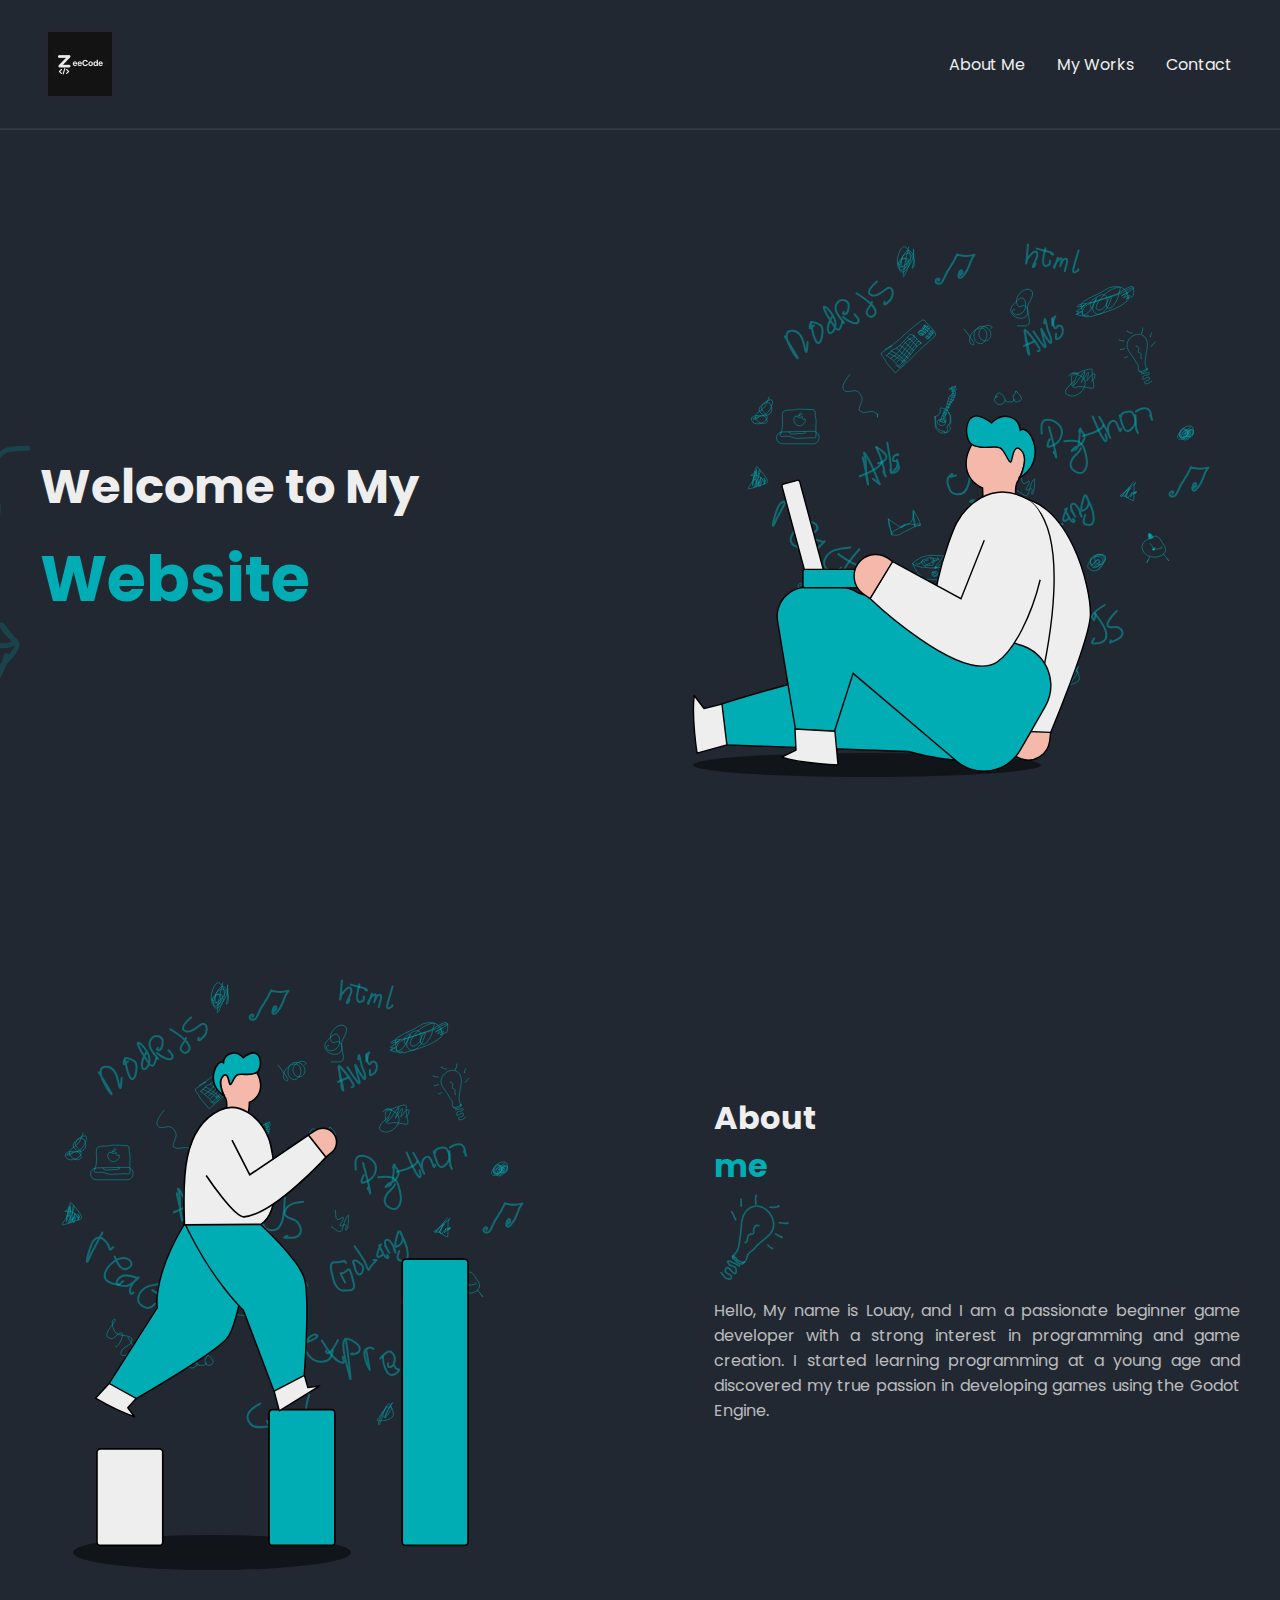
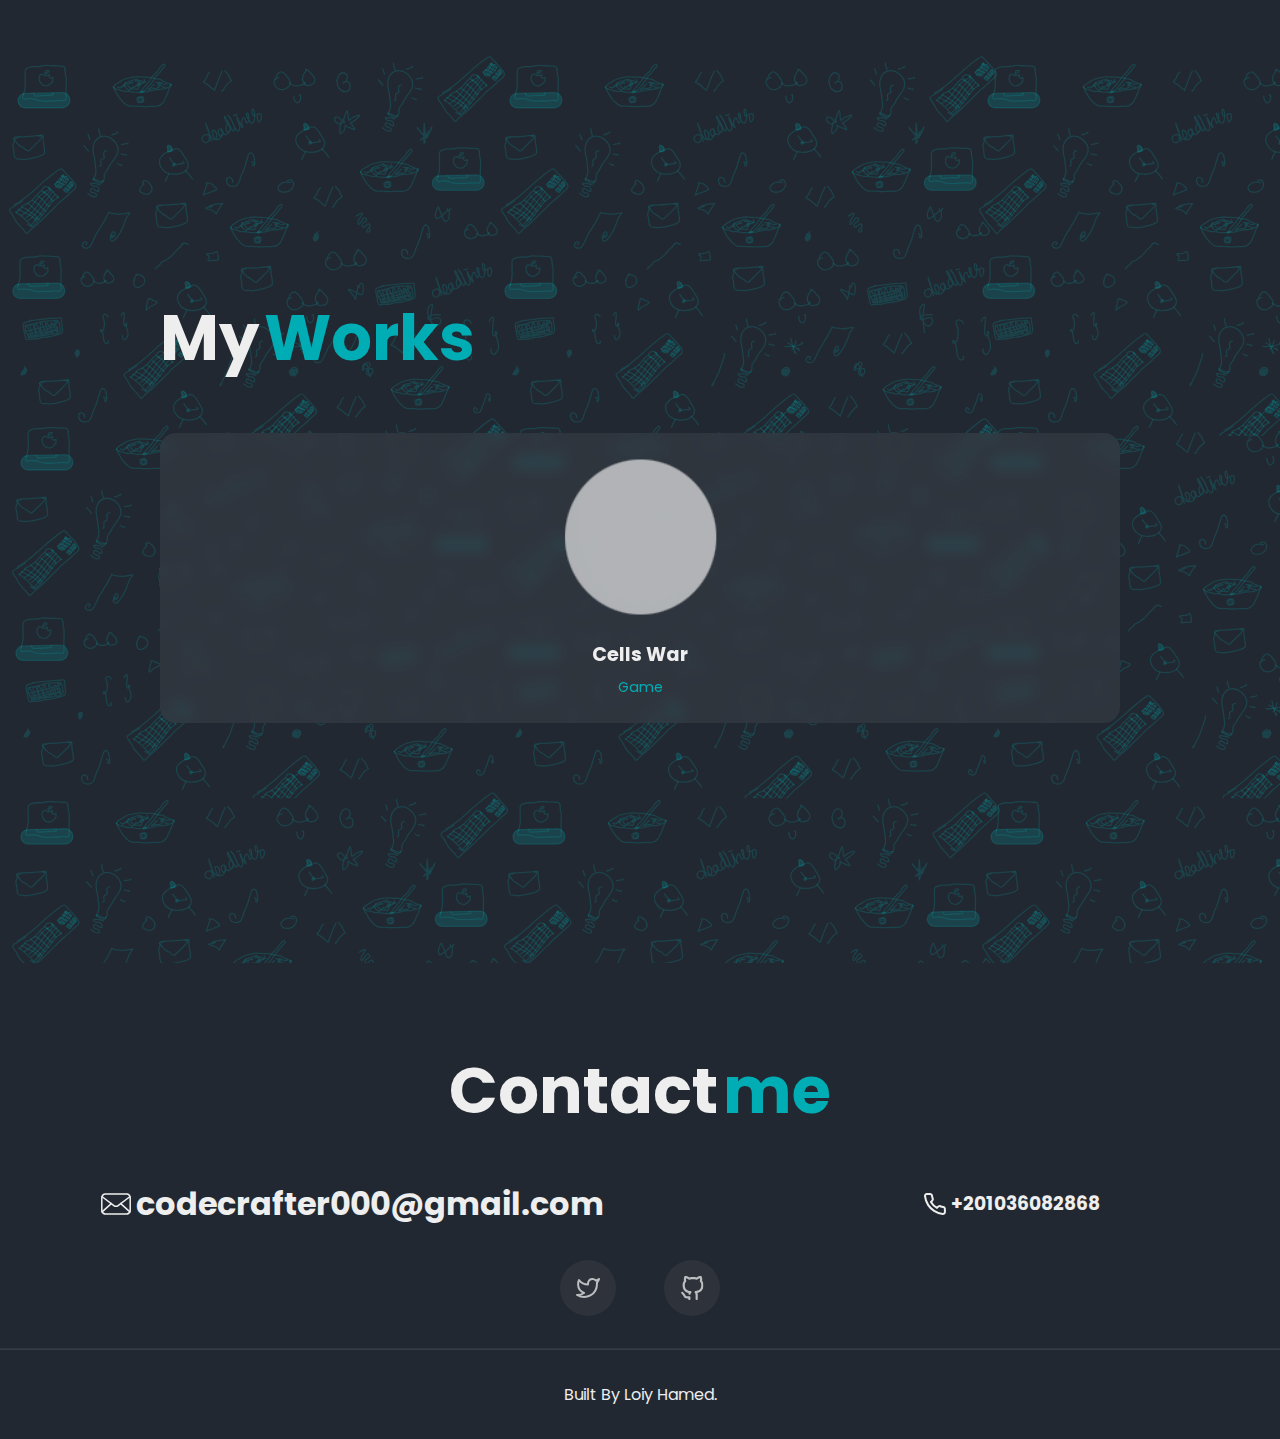
<file: index.html>
<!DOCTYPE html>
<html lang="en">
<head>
    <script async src="https://pagead2.googlesyndication.com/pagead/js/adsbygoogle.js?client=ca-pub-2362510316639482"
     crossorigin="anonymous"></script>
    <script src="https://pl28542696.effectivegatecpm.com/8e/9f/7e/8e9f7eeedacdb832e7aa51ec20862203.js"></script>
    <link rel="icon" href="assets/svg/Logo.png" type="image/png">
    <meta charset="UTF-8">
    <meta http-equiv="X-UA-Compatible" content="IE=edge">
    <link rel="stylesheet" href="styles.css" />
    <title>ZeeCode</title>
</head>
<body>

 <header>
     <img class="Logo" src="assets/svg/Logo.png" alt="codecrafter logo" />
    <nav class="navigation">
        <ul>
            <li><a href="#aboutMe">About Me</a></li>
            <li><a href="#myWorks">My Works</a></li>
            <li><a href="#contactMe">Contact</a></li>
        </ul>
    </nav>

 </header>
 <hr />

    <section class="hero">
        <img class="arrow" src="assets/svg/arrow.svg" alt="arrow">
        <div class="heroSub">
            <h1 class="name">Welcome to My</h1>
            <h1 class="title">Website</h1>
        </div>
        <img src="assets/svg/Hero.svg" alt="hero image" class="heroimage">

    </section>

    <section class="aboutMe" id="aboutMe">
        <img src="assets/svg/AboutMe.svg" alt="aboutMe img" class="aboutMeImg">
        <div class="textContainer">
            <div class="textTitle">
                <h1 class="aboutName">About</h1>
                <h1 class="aboutTitle">me</h1>
                <img src="assets/svg/lightbulb.svg" alt="lightbulb" class="light">
            </div>
            <p class="aboutMePar"> 
                Hello, 
                My name is Louay, and I am a passionate beginner game developer with a strong interest in programming and game creation. I started learning programming at a young age and discovered my true passion in developing games using the Godot Engine.
            </p>
        </div>
    </section>

    <section class="works" id="myWorks">
        <div class="worksContainer">
            <div class="projectTitle">
                <h1 class="aboutName">My</h1>
                <h1 class="aboutTitle">Works</h1>
            </div>
    
            <div class="projectsGrid">
    
                <!-- Project 1 -->
                <a href="Works/Cells War/index.html" target="_blank" class="projectCard">
                    <img src="assets/imgs/CellsWarIcon.png" alt="Project Image">
                    <h3>Cells War</h3>
                    <span>Game</span>
                </a>
    
<!--                 Project 2 
                <a href="#" target="_blank" class="projectCard">
                    <img src="assets/imgs/app.png" alt="Project Image">
                    <h3>Notes App</h3>
                    <span>Mobile Application</span>
                </a>
    
                 Project 3 مثال لعبة 
                <a href="#" target="_blank" class="projectCard">
                    <img src="assets/imgs/game.png" alt="Game Image">
                    <h3>Space Shooter</h3>
                    <span>Game</span> -->
                </a>
    
            </div>
        </div>
    </section>
    

    <section class="contactContainer" id="contactMe">
        <div class="contactTitle">
            <h1 class="aboutName">Contact</h1>
            <h1 class="aboutTitle">me</h1>
        </div>
        <div class="contact">
            <div class="emailAndPhone">
                <img src="assets/svg/Email.svg" alt="email logo">
                <a href="mailto:codecrafter000@gmail.com"><h1>codecrafter000@gmail.com</h1></a>

            </div>

            <div class="emailAndPhone">
                <img src="assets/svg/phone.svg" alt="phone logo">
                <h3>+201036082868</h3>
            </div>
        </div>

        <div class="socialMedia">
            <a href="https://github.com/Code0120" target="_blank"><img src="assets/svg/twitter.svg" alt="facebook logo"></a>
            <a href="https://github.com/Code0120" target="_blank"><img src="assets/svg/github.svg" alt="github logo"></a>
            
        </div>
    </section>

    <hr />
        <script>
  atOptions = {
    'key' : '0c27f49f241e3254cb11e2bc4d2dbb25',
    'format' : 'iframe',
    'height' : 250,
    'width' : 300,
    'params' : {}
  };
</script>
<script src="https://www.highperformanceformat.com/0c27f49f241e3254cb11e2bc4d2dbb25/invoke.js"></script>
        <footer>
            <p>Built By Loiy Hamed.</p>
        </footer>

</body>

</html>
</file>
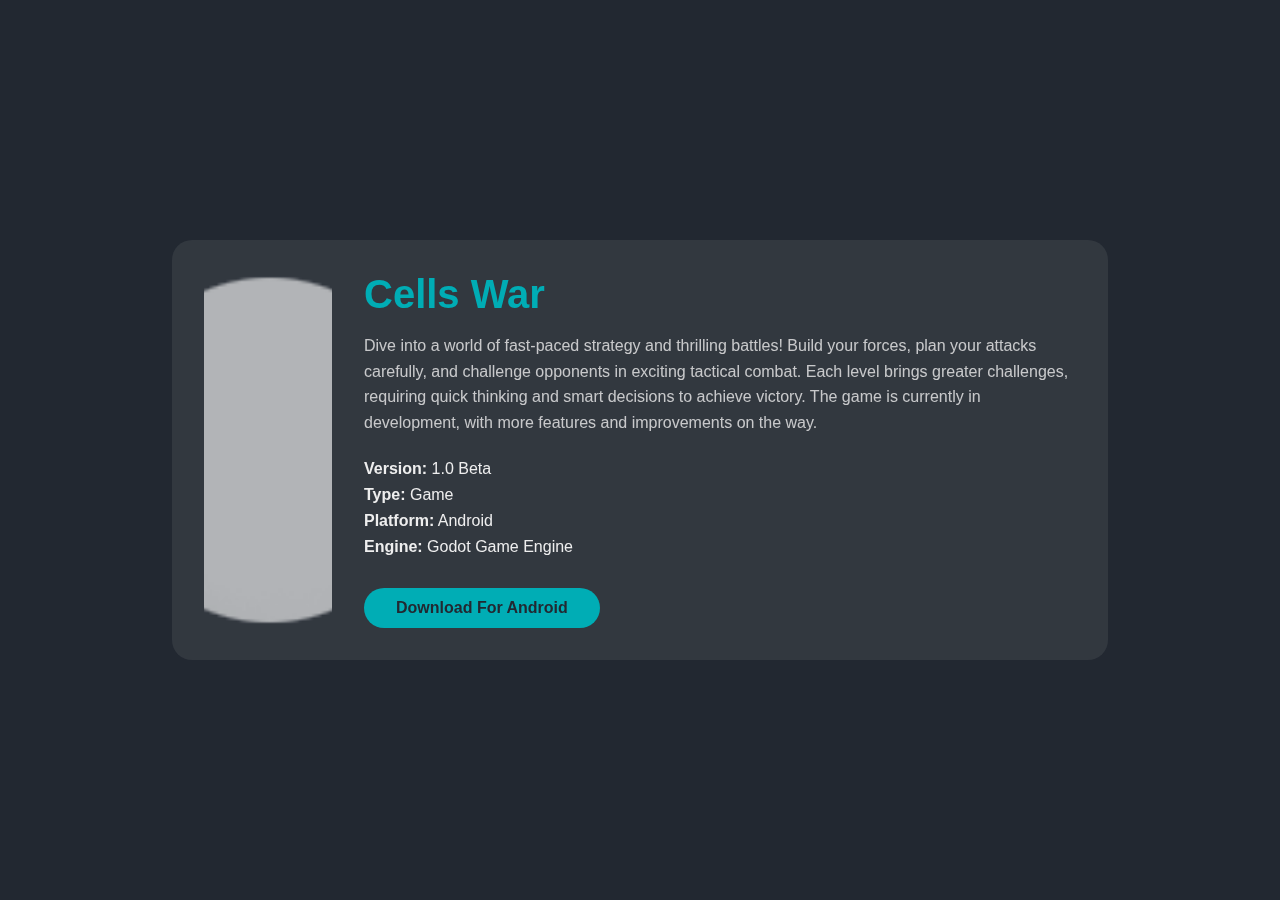
<file: Works/Cells War/index.html>
<!DOCTYPE html>
<html lang="en">
<head>
    <script async src="https://pagead2.googlesyndication.com/pagead/js/adsbygoogle.js?client=ca-pub-2362510316639482"
     crossorigin="anonymous"></script>
    <link rel="icon" href="../../assets/svg/Logo.png" type="image/png">
    <meta charset="UTF-8">
    <title>Cells War</title>
    <link rel="stylesheet" href="styles.css">
</head>
<body>

    <div class="game-container">

        <div class="game-card">

            <!-- Game Image -->
            <img src="../../assets/imgs/CellsWarIcon.png" alt="Cells War Image" class="game-image">

            <!-- Game Info -->
            <div class="game-info">
                <h1 class="game-title">Cells War</h1>

                <p class="game-description">
                    Dive into a world of fast-paced strategy and thrilling battles! Build your forces, plan your attacks carefully, and challenge opponents in exciting tactical combat. Each level brings greater challenges, requiring quick thinking and smart decisions to achieve victory. The game is currently in development, with more features and improvements on the way.
                </p>

                <div class="game-details">
                    <p><strong>Version:</strong> 1.0 Beta</p>
                    <p><strong>Type:</strong> Game</p>
                    <p><strong>Platform:</strong> Android</p>
                    <p><strong>Engine:</strong> Godot Game Engine</p>
                </div>

                <!-- Download Button -->
                <a href="https://github.com/Code0120/ZeecodeWebsite/releases/download/CellsWar/Cells.War.Android.1.0.Beta.zip" class="download-btn">Download For Android</a>
                </script>
            </div>

        </div>

    </div>

</body>
</html>
</file>
<file: styles.css>
@import url("https://fonts.googleapis.com/css2?family=Poppins:wght@700&display=swap");


* {
    margin: 0;
    padding: 0;
    box-sizing: border-box;
    scroll-behavior: smooth;
    font-family: "Poppins", sans-serif;
}

body {
    background-color: #222831;
}

.Logo {
    max-width: 64px;
    width: 100%;
    height: auto;
}

header {
    display: flex;
    justify-content: space-between;
    align-items: center;
    margin: 2rem auto;
    padding: 0 0.5rem;
    max-width: 1200px;
}

.navigation ul{
    display: flex;
    list-style-type: none;
    gap: 2rem;
}

.navigation a {
    text-decoration: none;
    color: #eeeeee;
}

.navigation a:hover {
    color: #00adb5;
}



hr{
    opacity: 10%; 
}


.hero {
    display: flex;
    justify-content: space-between;
    align-items: center;
    margin: 5rem auto;
    max-width: 1200px;
}


.arrow {
    position: absolute;
    transform: translateX(-5.5rem) translateY(1.5rem);
}

.heroSub {
    display: flex;
    flex-direction: column;
    gap: 0.5rem;
}

.name {
    font-size: 3rem;
    color: #eeeeee;
}

.title {
    font-size: 4rem;
    color: #00adb5;
}

.heroButtons {
    display: flex;
    gap: 1rem;
    margin-top: 1.5rem;
}

.hireMe {
    background-color: #00adb5;
    color: #eeeeee;
    border-radius: 24px;
    text-decoration: none;
    padding: 0.5rem 1.5rem;
    text-shadow: 0px 4px 4px rgba(0, 0, 0, 0.5);
}

.aboutMe {
    display: flex;
    justify-content: space-between;
    align-items: center;
    margin: 5rem auto;
    max-width: 1200px;
    gap: 10rem;
}

.aboutName {
    color: #eeeeee;
}

.aboutTitle {
    color: #00adb5;
}

.aboutMePar {
    text-align: justify;
    color: rgba(238, 238, 238, 0.75);
}

.works {
    background-image: url("assets/svg/background.svg");
    padding: 10rem 10rem;
    margin: 5rem 0rem;
}

.worksContainer {
    display: flex;
    flex-direction: column;
    justify-content: space-around;
    align-items: left;
    margin: 5rem auto;
    max-width: 1200px;
}

.projectTitle {
    display: flex;
    align-items: center;
    justify-content: left;
    gap: 5px;
    font-size: 2rem;
}


.works ul{
    display: flex;
    flex-wrap: wrap;
    gap: 15px;
    list-style-type: none;
    align-items: center;
    justify-content: space-between;
}


.works li{
    border-radius: 16px;
    background-color: rgba(57, 62, 70, 0.5);
    backdrop-filter: blur(4px);
    padding: 1rem 4rem;
}

.works li img {
    width: 200px;
    height: 200px;
    object-fit: contain;
    transition: transform 0.2s;
}

.works li :hover {
    transform: scale(1.5);
}

.contactContainer {
    display: flex;
    flex-direction: column;
    align-items: center;
    justify-content: space-around;
    gap: 2rem;
    margin: 2rem auto;
    max-width: 1200px;
}

.contactTitle {
    display: flex;
    align-items: center;
    justify-content: center;
    gap: 5px;
    margin-bottom: 10px;
    font-size: 2rem;
}

.contact {
    display: flex;
    align-items: center;
    justify-content: center;
    margin-right: 5rem;
    gap: 20rem;
}

.contact h3, .contact a{
    color: #eeeeee;
    text-decoration: none;
}

.emailAndPhone {
    display: flex;
    align-items: center;
    justify-content: center;
    gap: 5px;
}

.socialMedia {
    display: flex;
    align-items: center;
    justify-items: center;
    gap: 3rem;
}

.socialMedia a {
    display: flex;
    align-items: center;
    justify-content: center;
    border-radius: 50px;
    background-color: rgba(57, 62, 70, 0.5);
    backdrop-filter: blur(4px);
    padding: 1rem;
}
.socialMedia img {
    width: 24px;
    height: 24px;
}

footer {
    color: #eeeeee;
    padding: 2rem;
    text-align: center;
}

/* ===== My Works Improved ===== */

.projectsGrid {
    display: grid;
    grid-template-columns: repeat(auto-fit, minmax(220px, 1fr));
    gap: 2rem;
    margin-top: 3rem;
}

.projectCard {
    background-color: rgba(57, 62, 70, 0.6);
    backdrop-filter: blur(6px);
    border-radius: 16px;
    padding: 1.5rem;
    text-align: center;
    text-decoration: none;
    color: #eeeeee;
    transition: transform 0.3s ease, box-shadow 0.3s ease;
}

.projectCard img {
    width: 100%;
    height: 160px;
    object-fit: contain;
    margin-bottom: 1rem;
}

.projectCard h3 {
    font-size: 1.2rem;
    margin-bottom: 0.3rem;
}

.projectCard span {
    font-size: 0.9rem;
    color: #00adb5;
}

.projectCard:hover {
    transform: translateY(-10px);
    box-shadow: 0 10px 30px rgba(0, 0, 0, 0.4);
}


@media (max-width: 1023px) {
    header {
        margin-left: 1rem;
        margin-right: 1rem;
    }
    .hero {
        flex-direction: column;
        align-items: center;
        gap: 2rem;
    }
    .heroimage {
        width: 400px;
    }
    .name, .title {
        font-size: 3rem;
    }
    .arrow {
        display: none;
    }
    .aboutMe {
        flex-direction: column-reverse;
        align-items: center;
        gap: 2rem;
    }
    .textContainer {
        align-items: center;
        margin: 0rem 5rem;
        gap: 1rem;
    }
    .aboutName, .aboutTitle {
        font-size: 2rem;
    }
    .light {
        width: 60px;
    }
    .aboutMeImg {
        width: 400px;
    }
    .works {
        padding: 0;
    }
    .worksContainer {
        padding: 5rem 0rem;
        gap: 3rem;
    }
    .projectTitle {
        margin-left: 1rem;
    }
    .works ul {
        flex-direction: column;
        gap: 1rem;
    }
    .contactContainer {
        margin: 10rem 5rem;
        gap: 2rem;
    }
    .contact {
        flex-direction: column;
        gap: 1rem;
        margin-right: 0;
    }
    /* ===== My Works Improved ===== */

.projectsGrid {
    display: grid;
    grid-template-columns: repeat(auto-fit, minmax(220px, 1fr));
    gap: 2rem;
    margin-top: 3rem;
}

.projectCard {
    background-color: rgba(57, 62, 70, 0.6);
    backdrop-filter: blur(6px);
    border-radius: 16px;
    padding: 1.5rem;
    text-align: center;
    text-decoration: none;
    color: #eeeeee;
    transition: transform 0.3s ease, box-shadow 0.3s ease;
}

.projectCard img {
    width: 100%;
    height: 160px;
    object-fit: contain;
    margin-bottom: 1rem;
}

.projectCard h3 {
    font-size: 1.2rem;
    margin-bottom: 0.3rem;
}

.projectCard span {
    font-size: 0.9rem;
    color: #00adb5;
}

.projectCard:hover {
    transform: translateY(-10px);
    box-shadow: 0 10px 30px rgba(0, 0, 0, 0.4);
}

}
</file>
<file: Works/Cells War/styles.css>
* {
    margin: 0;
    padding: 0;
    box-sizing: border-box;
    font-family: "Poppins", sans-serif;
}

body {
    background-color: #222831;
    color: #eeeeee;
    min-height: 100vh;
    display: flex;
    align-items: center;
    justify-content: center;
}

/* Main Container */
.game-container {
    width: 100%;
    max-width: 1000px;
    padding: 2rem;
}

/* Card */
.game-card {
    display: flex;
    gap: 2rem;
    background-color: rgba(57, 62, 70, 0.7);
    backdrop-filter: blur(6px);
    border-radius: 20px;
    padding: 2rem;
}

/* Image */
.game-image {
    width: 350px;
    border-radius: 16px;
    object-fit: cover;
}

/* Info */
.game-info {
    display: flex;
    flex-direction: column;
    justify-content: center;
}

.game-title {
    font-size: 2.5rem;
    color: #00adb5;
    margin-bottom: 1rem;
}

.game-description {
    color: rgba(238, 238, 238, 0.8);
    margin-bottom: 1.5rem;
    line-height: 1.6;
}

.game-details p {
    margin-bottom: 0.5rem;
    font-size: 1rem;
}

/* Download Button */
.download-btn {
    margin-top: 1.5rem;
    width: fit-content;
    background-color: #00adb5;
    color: #222831;
    padding: 0.7rem 2rem;
    border-radius: 30px;
    text-decoration: none;
    font-weight: bold;
    transition: transform 0.3s ease, box-shadow 0.3s ease;
}

.download-btn:hover {
    transform: translateY(-5px);
    box-shadow: 0 10px 20px rgba(0, 0, 0, 0.4);
}

/* Responsive */
@media (max-width: 768px) {
    .game-card {
        flex-direction: column;
        align-items: center;
        text-align: center;
    }

    .game-image {
        width: 100%;
        max-width: 300px;
    }

    .download-btn {
        align-self: center;
    }
}
</file>
